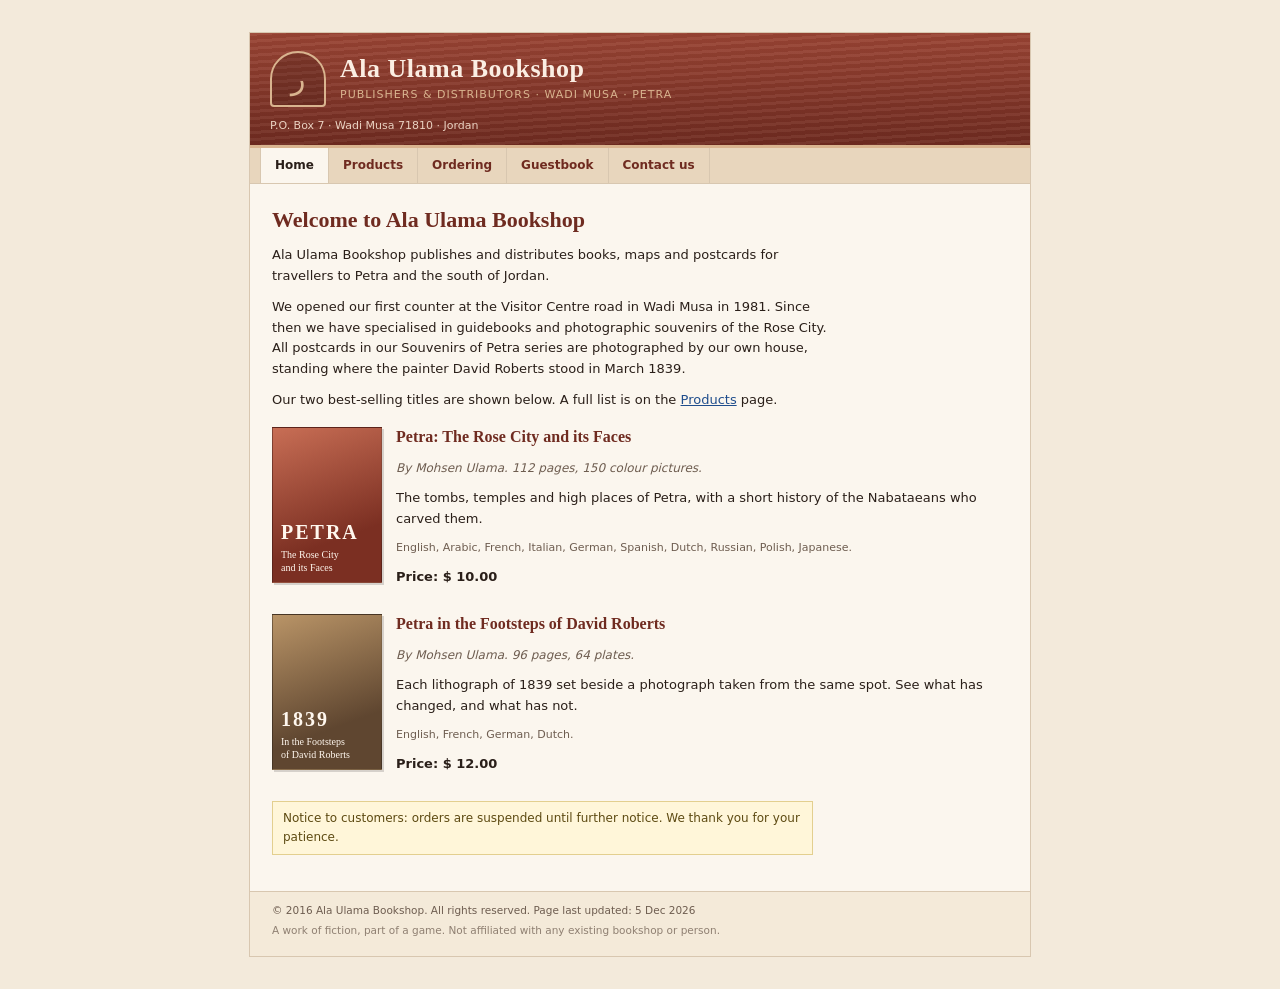
<file: index.html>
<!doctype html>
<html lang="en">
<head>
<meta charset="utf-8">
<meta name="viewport" content="width=device-width, initial-scale=1, viewport-fit=cover">
<title>Ala Ulama Bookshop</title>
<meta name="claude:viewport-fit-sides" content="cover">
<meta name="robots" content="noindex, nofollow, noarchive">
<link rel="stylesheet" href="style.css">

</head>
<body>
<div class="wrap ">
<header class="mast">
  <div class="mast-in">
    <div class="logo" aria-hidden="true"><span>ر</span></div>
    <div>
      <p class="shop">Ala Ulama Bookshop</p>
      <p class="sub">Publishers &amp; Distributors &middot; Wadi Musa &middot; Petra</p>
    </div>
  </div>
  <p class="addr">P.O. Box 7 &middot; Wadi Musa 71810 &middot; Jordan</p>
</header>
<nav class="nav"><ul><li><a href="index.html" class="on">Home</a></li><li><a href="products.html">Products</a></li><li><a href="ordering.html">Ordering</a></li><li><a href="guestbook.html">Guestbook</a></li><li><a href="contact.html">Contact us</a></li></ul></nav>
<main class="main">
<!-- Souvenirs of Petra, reprint 2016. Views after the plates of D. Roberts, lith. L. Haghe (Tournai). Letter variants are for my own filing. Read them by date. -->
<h1>Welcome to Ala Ulama Bookshop</h1>
<p>Ala Ulama Bookshop publishes and distributes books, maps and postcards for travellers to Petra and the south of Jordan.</p>
<p>We opened our first counter at the Visitor Centre road in Wadi Musa in 1981. Since then we have specialised in guidebooks and photographic souvenirs of the Rose City. All postcards in our Souvenirs of Petra series are photographed by our own house, standing where the painter David Roberts stood in March 1839.</p>
<p>Our two best&#8209;selling titles are shown below. A full list is on the <a href="products.html">Products</a> page.</p>

<div class="books">
  <article class="book">
    <div class="cover c1"><span>PETRA</span><small>The Rose City<br>and its Faces</small></div>
    <div>
      <h2>Petra: The Rose City and its Faces</h2>
      <p class="by">By Mohsen Ulama. 112 pages, 150 colour pictures.</p>
      <p>The tombs, temples and high places of Petra, with a short history of the Nabataeans who carved them.</p>
      <p class="langs">English, Arabic, French, Italian, German, Spanish, Dutch, Russian, Polish, Japanese.</p>
      <p class="price">Price: $ 10.00</p>
    </div>
  </article>
  <article class="book">
    <div class="cover c2"><span>1839</span><small>In the Footsteps<br>of David Roberts</small></div>
    <div>
      <h2>Petra in the Footsteps of David Roberts</h2>
      <p class="by">By Mohsen Ulama. 96 pages, 64 plates.</p>
      <p>Each lithograph of 1839 set beside a photograph taken from the same spot. See what has changed, and what has not.</p>
      <p class="langs">English, French, German, Dutch.</p>
      <p class="price">Price: $ 12.00</p>
    </div>
  </article>
</div>

<p class="notice">Notice to customers: orders are suspended until further notice. We thank you for your patience.</p>

</main>
<footer class="foot">
  <p>&copy; 2016 Ala Ulama Bookshop. All rights reserved. <span class="upd">Page last updated: <span class="upd-date">14 Aug 2018</span></span></p>
  <p class="fiction">A work of fiction, part of a game. Not affiliated with any existing bookshop or person.</p>
</footer>
</div>
<script src="site.js"></script>
</body>
</html>
</file>
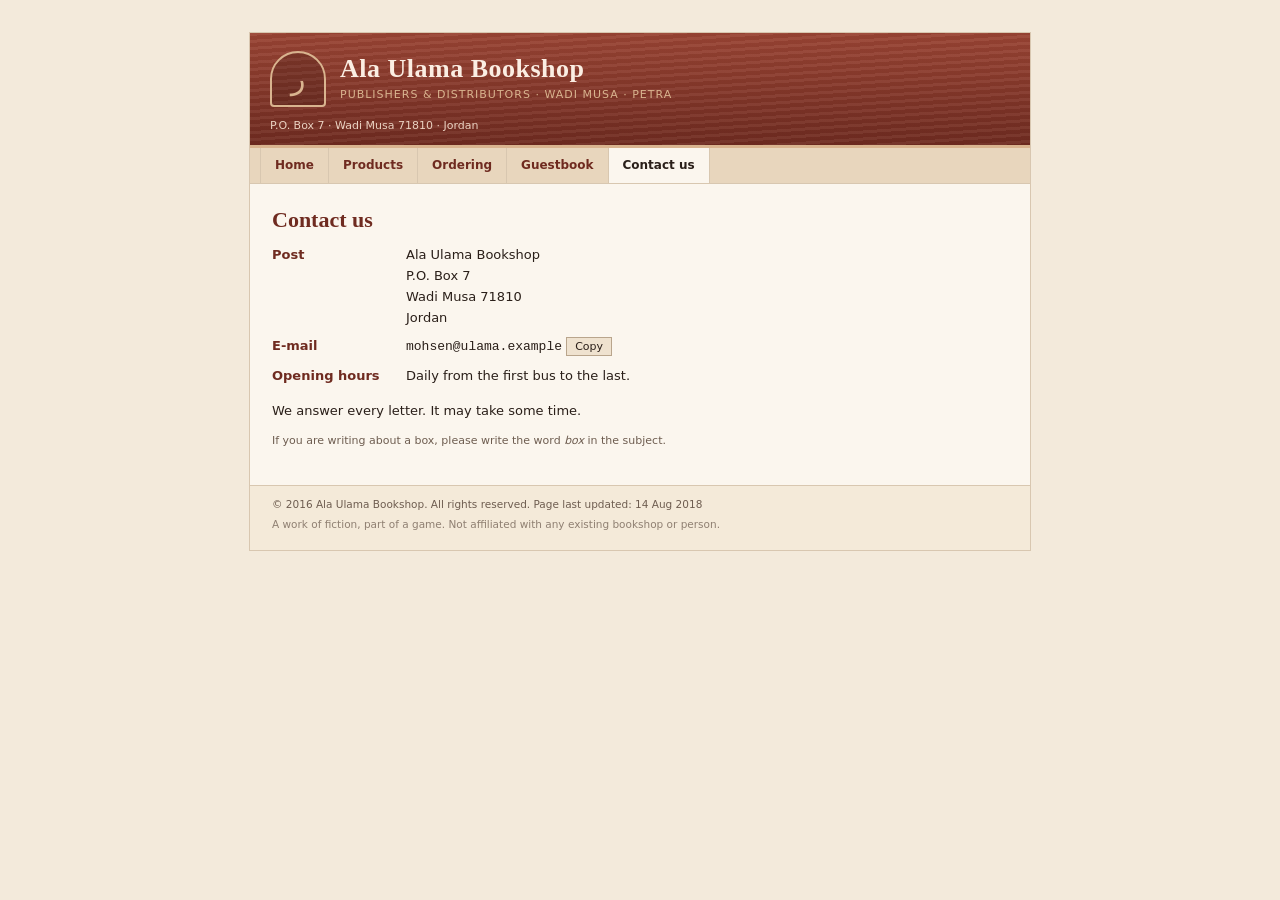
<file: contact.html>
<!doctype html>
<html lang="en">
<head>
<meta charset="utf-8">
<meta name="viewport" content="width=device-width, initial-scale=1, viewport-fit=cover">
<title>Contact &middot; Ala Ulama Bookshop</title>
<meta name="claude:viewport-fit-sides" content="cover">
<meta name="robots" content="noindex, nofollow, noarchive">
<link rel="stylesheet" href="style.css">

</head>
<body>
<div class="wrap ">
<header class="mast">
  <div class="mast-in">
    <div class="logo" aria-hidden="true"><span>ر</span></div>
    <div>
      <p class="shop">Ala Ulama Bookshop</p>
      <p class="sub">Publishers &amp; Distributors &middot; Wadi Musa &middot; Petra</p>
    </div>
  </div>
  <p class="addr">P.O. Box 7 &middot; Wadi Musa 71810 &middot; Jordan</p>
</header>
<nav class="nav"><ul><li><a href="index.html">Home</a></li><li><a href="products.html">Products</a></li><li><a href="ordering.html">Ordering</a></li><li><a href="guestbook.html">Guestbook</a></li><li><a href="contact.html" class="on">Contact us</a></li></ul></nav>
<main class="main">
<h1>Contact us</h1>
<div class="contact">
  <dl>
    <dt>Post</dt><dd>Ala Ulama Bookshop<br>P.O. Box 7<br>Wadi Musa 71810<br>Jordan</dd>
    <dt>E-mail</dt><dd><span id="mail" class="sel">mohsen@ulama.example</span> <button type="button" id="copy">Copy</button></dd>
    <dt>Opening hours</dt><dd>Daily from the first bus to the last.</dd>
  </dl>
</div>
<p>We answer every letter. It may take some time.</p>
<p class="small">If you are writing about a box, please write the word <em>box</em> in the subject.</p>

</main>
<footer class="foot">
  <p>&copy; 2016 Ala Ulama Bookshop. All rights reserved. <span class="upd">Page last updated: <span class="upd-date">14 Aug 2018</span></span></p>
  <p class="fiction">A work of fiction, part of a game. Not affiliated with any existing bookshop or person.</p>
</footer>
</div>
<script src="site.js"></script>
</body>
</html>
</file>
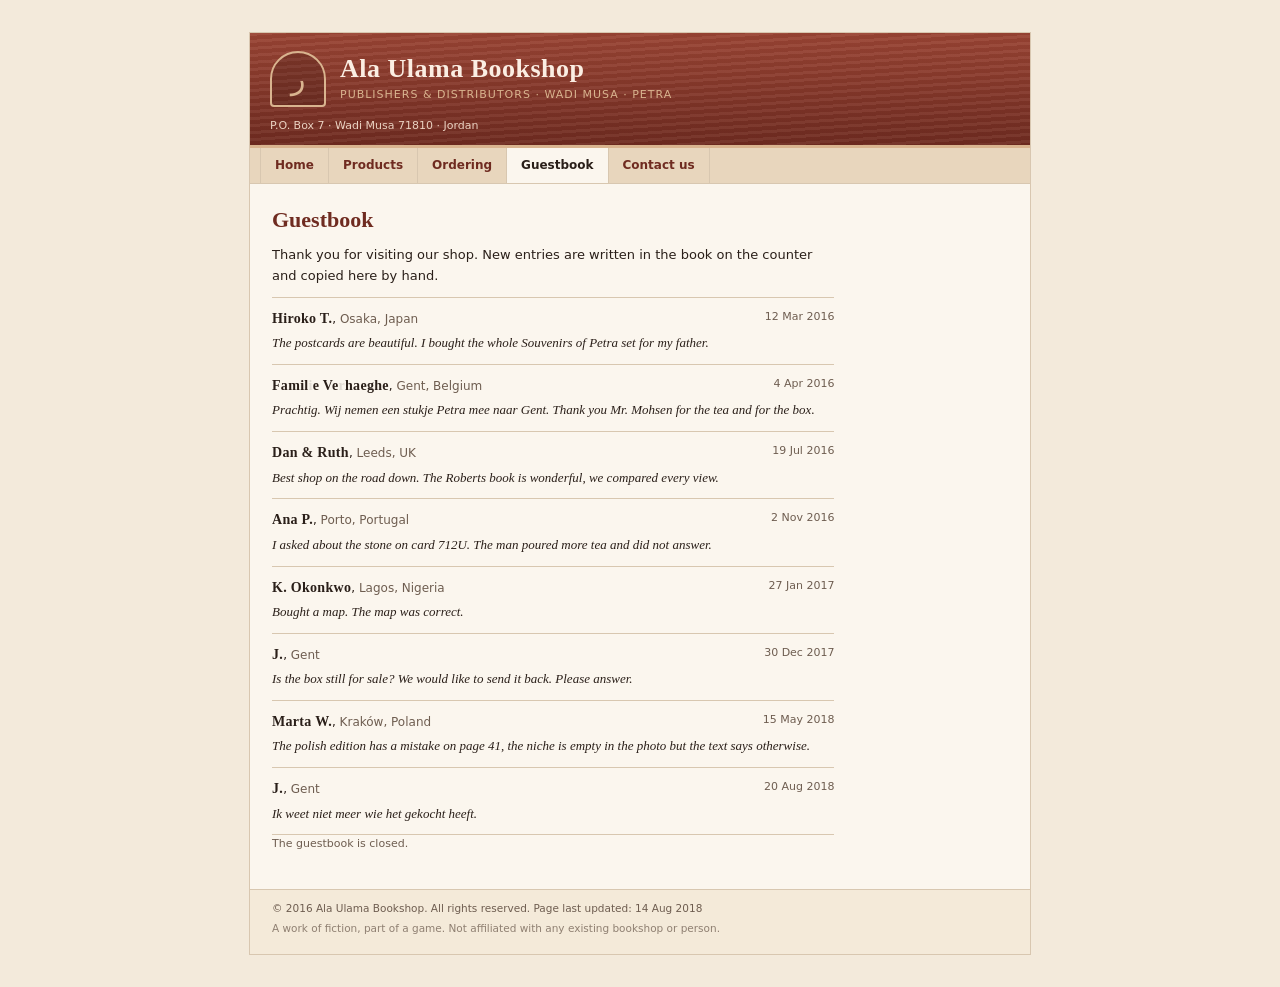
<file: guestbook.html>
<!doctype html>
<html lang="en">
<head>
<meta charset="utf-8">
<meta name="viewport" content="width=device-width, initial-scale=1, viewport-fit=cover">
<title>Guestbook &middot; Ala Ulama Bookshop</title>
<meta name="claude:viewport-fit-sides" content="cover">
<meta name="robots" content="noindex, nofollow, noarchive">
<link rel="stylesheet" href="style.css">

</head>
<body>
<div class="wrap ">
<header class="mast">
  <div class="mast-in">
    <div class="logo" aria-hidden="true"><span>ر</span></div>
    <div>
      <p class="shop">Ala Ulama Bookshop</p>
      <p class="sub">Publishers &amp; Distributors &middot; Wadi Musa &middot; Petra</p>
    </div>
  </div>
  <p class="addr">P.O. Box 7 &middot; Wadi Musa 71810 &middot; Jordan</p>
</header>
<nav class="nav"><ul><li><a href="index.html">Home</a></li><li><a href="products.html">Products</a></li><li><a href="ordering.html">Ordering</a></li><li><a href="guestbook.html" class="on">Guestbook</a></li><li><a href="contact.html">Contact us</a></li></ul></nav>
<main class="main">
<h1>Guestbook</h1>
<p>Thank you for visiting our shop. New entries are written in the book on the counter and copied here by hand.</p>
<div class="gb">
<article class="entry" data-w="0.4">
  <p class="who"><span class="fade">Hiroko T.</span>, <span class="where">Osaka, Japan</span> <span class="date">12 Mar 2016</span></p>
  <p class="msg">The postcards are beautiful. I bought the whole Souvenirs of Petra set for my father.</p>
</article>
<article class="entry" data-w="3.0">
  <p class="who"><span class="fade">Familie Verhaeghe</span>, <span class="where">Gent, Belgium</span> <span class="date">4 Apr 2016</span></p>
  <p class="msg">Prachtig. Wij nemen een stukje Petra mee naar Gent. Thank you Mr. Mohsen for the tea and for the box.</p>
</article>
<article class="entry" data-w="0.3">
  <p class="who"><span class="fade">Dan &amp; Ruth</span>, <span class="where">Leeds, UK</span> <span class="date">19 Jul 2016</span></p>
  <p class="msg">Best shop on the road down. The Roberts book is wonderful, we compared every view.</p>
</article>
<article class="entry" data-w="1.0">
  <p class="who"><span class="fade">Ana P.</span>, <span class="where">Porto, Portugal</span> <span class="date">2 Nov 2016</span></p>
  <p class="msg">I asked about the stone on card 712U. The man poured more tea and did not answer.</p>
</article>
<article class="entry" data-w="0.2">
  <p class="who"><span class="fade">K. Okonkwo</span>, <span class="where">Lagos, Nigeria</span> <span class="date">27 Jan 2017</span></p>
  <p class="msg">Bought a map. The map was correct.</p>
</article>
<article class="entry" data-w="2.2">
  <p class="who"><span class="fade">J.</span>, <span class="where">Gent</span> <span class="date">30 Dec 2017</span></p>
  <p class="msg">Is the box still for sale? We would like to send it back. Please answer.</p>
</article>
<article class="entry" data-w="0.8">
  <p class="who"><span class="fade">Marta W.</span>, <span class="where">Kraków, Poland</span> <span class="date">15 May 2018</span></p>
  <p class="msg">The polish edition has a mistake on page 41, the niche is empty in the photo but the text says otherwise.</p>
</article>
<article class="entry" data-w="4.0">
  <p class="who"><span class="fade">J.</span>, <span class="where">Gent</span> <span class="date">20 Aug 2018</span></p>
  <p class="msg">Ik weet niet meer wie het gekocht heeft.</p>
</article>
</div>
<p class="small gb-note">The guestbook is closed.</p>

</main>
<footer class="foot">
  <p>&copy; 2016 Ala Ulama Bookshop. All rights reserved. <span class="upd">Page last updated: <span class="upd-date">14 Aug 2018</span></span></p>
  <p class="fiction">A work of fiction, part of a game. Not affiliated with any existing bookshop or person.</p>
</footer>
</div>
<script src="site.js"></script>
</body>
</html>
</file>
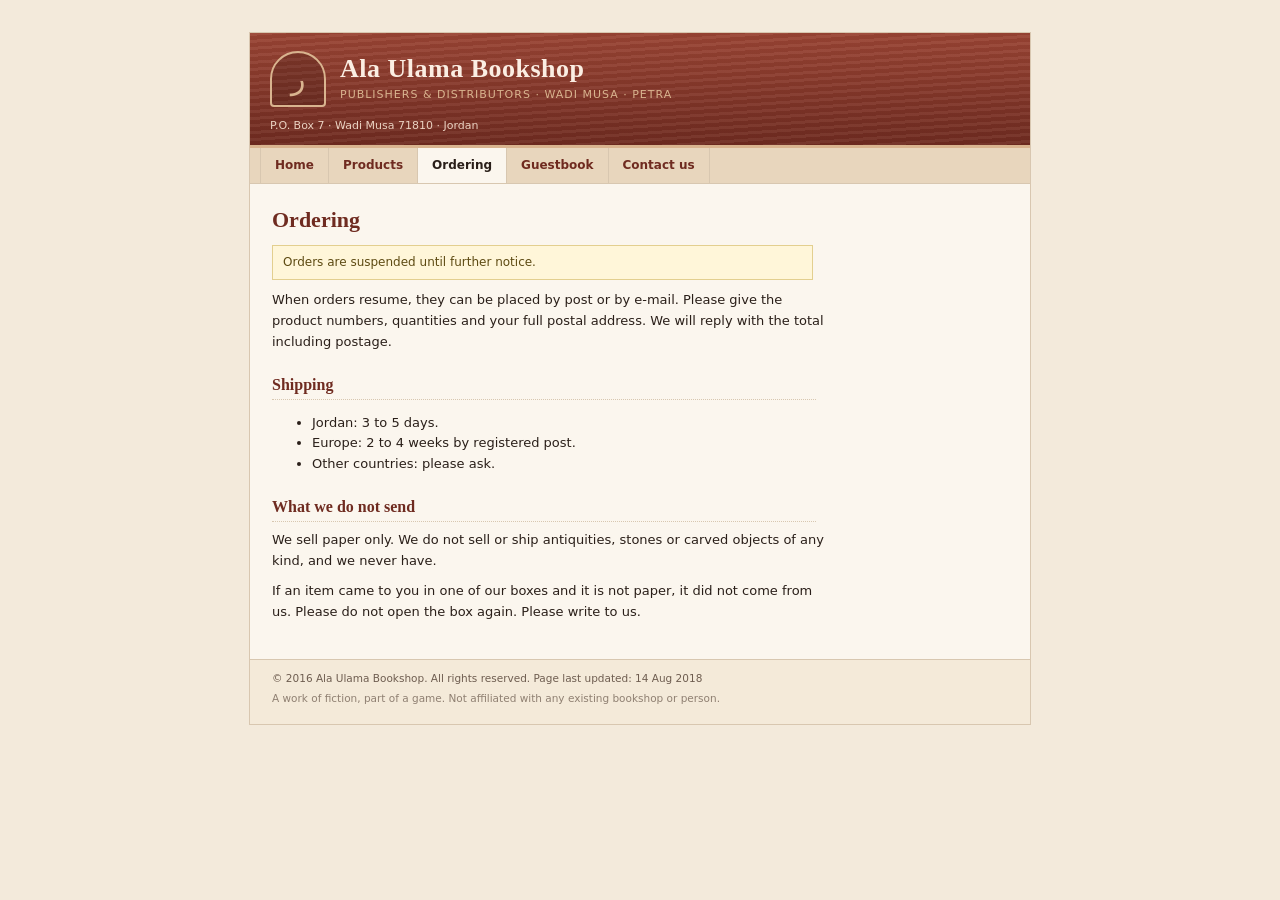
<file: ordering.html>
<!doctype html>
<html lang="en">
<head>
<meta charset="utf-8">
<meta name="viewport" content="width=device-width, initial-scale=1, viewport-fit=cover">
<title>Ordering &middot; Ala Ulama Bookshop</title>
<meta name="claude:viewport-fit-sides" content="cover">
<meta name="robots" content="noindex, nofollow, noarchive">
<link rel="stylesheet" href="style.css">

</head>
<body>
<div class="wrap ">
<header class="mast">
  <div class="mast-in">
    <div class="logo" aria-hidden="true"><span>ر</span></div>
    <div>
      <p class="shop">Ala Ulama Bookshop</p>
      <p class="sub">Publishers &amp; Distributors &middot; Wadi Musa &middot; Petra</p>
    </div>
  </div>
  <p class="addr">P.O. Box 7 &middot; Wadi Musa 71810 &middot; Jordan</p>
</header>
<nav class="nav"><ul><li><a href="index.html">Home</a></li><li><a href="products.html">Products</a></li><li><a href="ordering.html" class="on">Ordering</a></li><li><a href="guestbook.html">Guestbook</a></li><li><a href="contact.html">Contact us</a></li></ul></nav>
<main class="main">
<h1>Ordering</h1>
<p class="notice">Orders are suspended until further notice.</p>
<p>When orders resume, they can be placed by post or by e-mail. Please give the product numbers, quantities and your full postal address. We will reply with the total including postage.</p>
<h2>Shipping</h2>
<ul>
<li>Jordan: 3 to 5 days.</li>
<li>Europe: 2 to 4 weeks by registered post.</li>
<li>Other countries: please ask.</li>
</ul>
<h2>What we do not send</h2>
<p>We sell paper only. We do not sell or ship antiquities, stones or carved objects of any kind, and we never have.</p>
<p>If an item came to you in one of our boxes and it is not paper, it did not come from us. Please do not open the box again. Please write to us.</p>

</main>
<footer class="foot">
  <p>&copy; 2016 Ala Ulama Bookshop. All rights reserved. <span class="upd">Page last updated: <span class="upd-date">14 Aug 2018</span></span></p>
  <p class="fiction">A work of fiction, part of a game. Not affiliated with any existing bookshop or person.</p>
</footer>
</div>
<script src="site.js"></script>
</body>
</html>
</file>
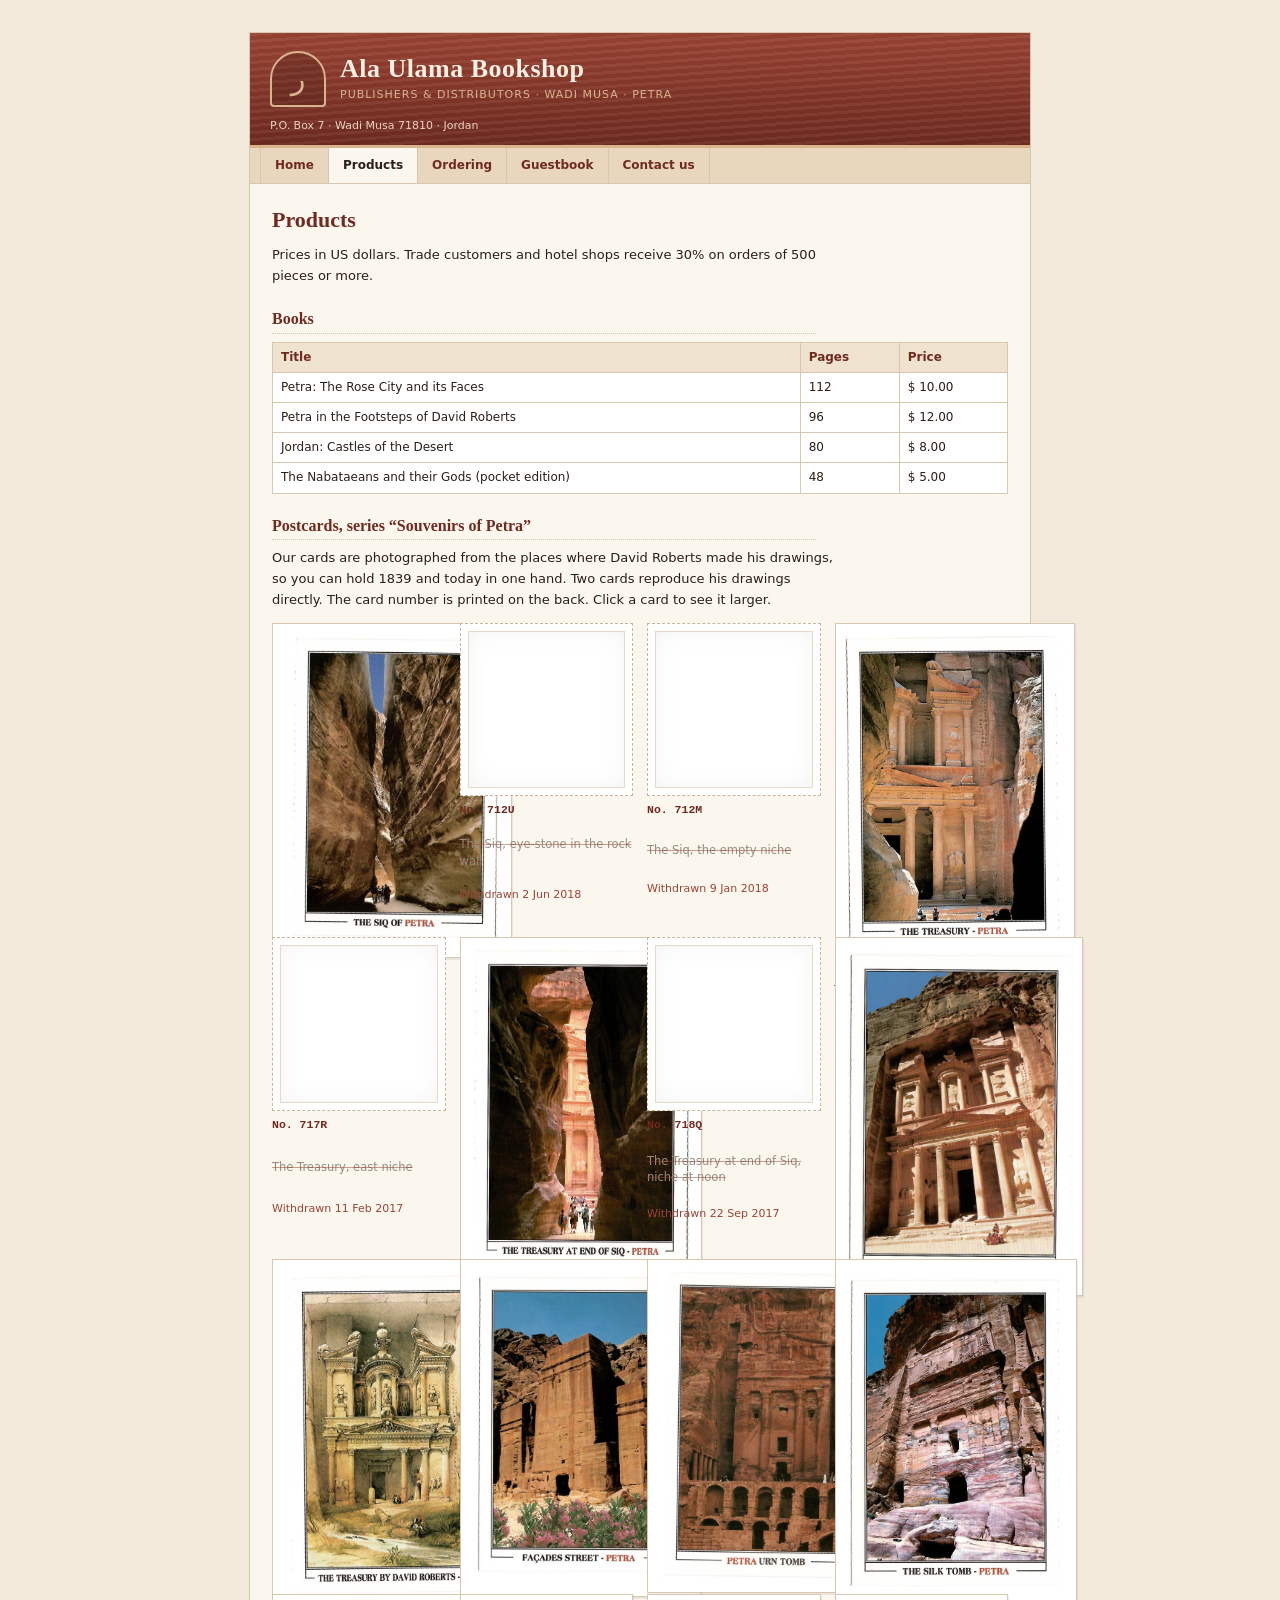
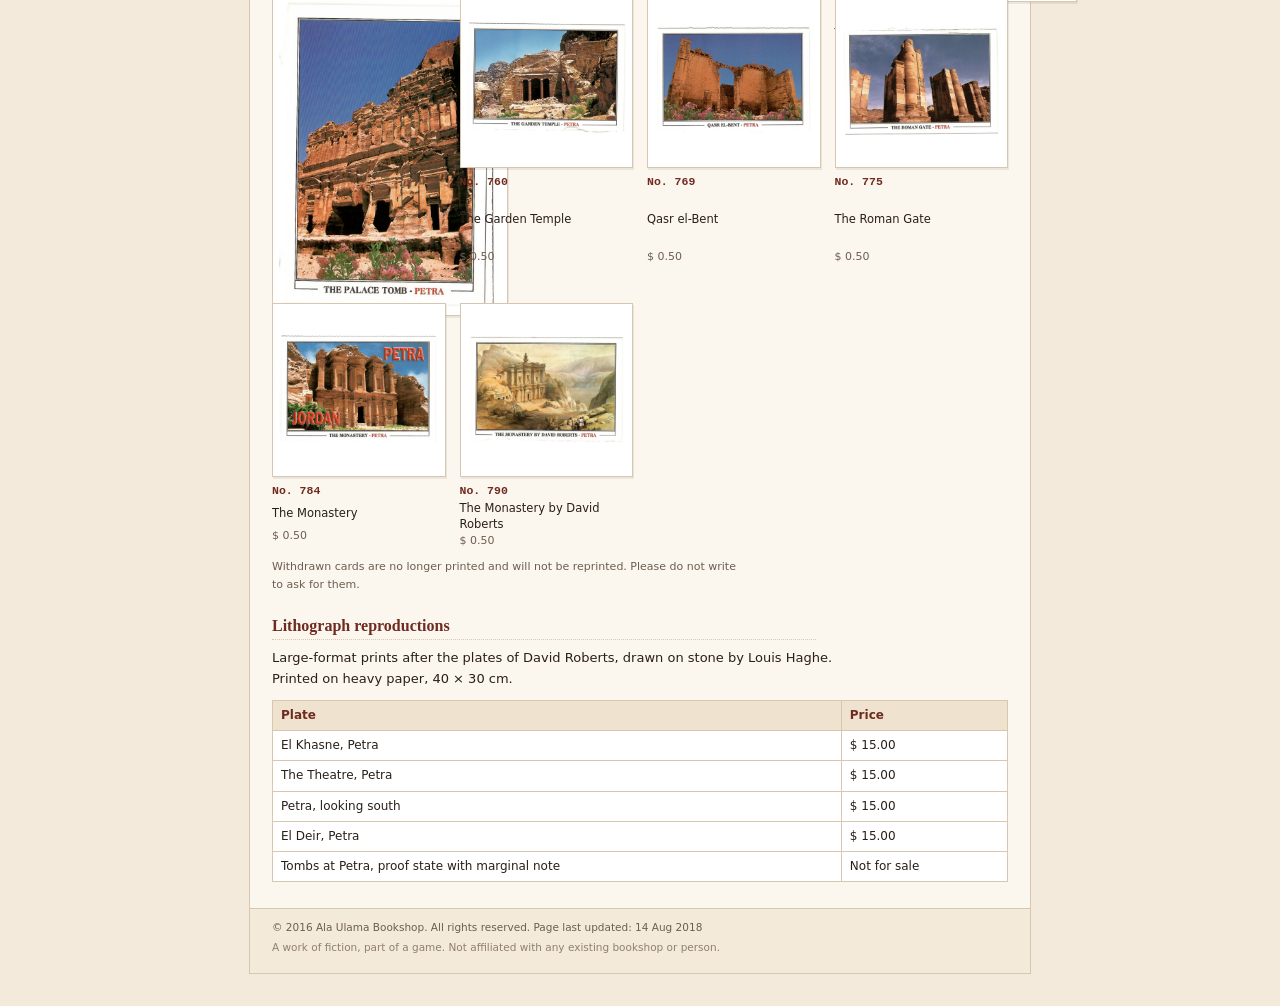
<file: products.html>
<!doctype html>
<html lang="en">
<head>
<meta charset="utf-8">
<meta name="viewport" content="width=device-width, initial-scale=1, viewport-fit=cover">
<title>Products &middot; Ala Ulama Bookshop</title>
<meta name="claude:viewport-fit-sides" content="cover">
<meta name="robots" content="noindex, nofollow, noarchive">
<link rel="stylesheet" href="style.css">

</head>
<body>
<div class="wrap ">
<header class="mast">
  <div class="mast-in">
    <div class="logo" aria-hidden="true"><span>ر</span></div>
    <div>
      <p class="shop">Ala Ulama Bookshop</p>
      <p class="sub">Publishers &amp; Distributors &middot; Wadi Musa &middot; Petra</p>
    </div>
  </div>
  <p class="addr">P.O. Box 7 &middot; Wadi Musa 71810 &middot; Jordan</p>
</header>
<nav class="nav"><ul><li><a href="index.html">Home</a></li><li><a href="products.html" class="on">Products</a></li><li><a href="ordering.html">Ordering</a></li><li><a href="guestbook.html">Guestbook</a></li><li><a href="contact.html">Contact us</a></li></ul></nav>
<main class="main">
<h1>Products</h1>
<p>Prices in US dollars. Trade customers and hotel shops receive 30% on orders of 500 pieces or more.</p>

<h2>Books</h2>
<div class="tablewrap"><table>
<thead><tr><th>Title</th><th>Pages</th><th>Price</th></tr></thead>
<tbody>
<tr><td>Petra: The Rose City and its Faces</td><td class="num">112</td><td class="num">$ 10.00</td></tr>
<tr><td>Petra in the Footsteps of David Roberts</td><td class="num">96</td><td class="num">$ 12.00</td></tr>
<tr><td>Jordan: Castles of the Desert</td><td class="num">80</td><td class="num">$ 8.00</td></tr>
<tr><td>The Nabataeans and their Gods (pocket edition)</td><td class="num">48</td><td class="num">$ 5.00</td></tr>
</tbody></table></div>

<h2>Postcards, series &ldquo;Souvenirs of Petra&rdquo;</h2>
<p>Our cards are photographed from the places where David Roberts made his drawings, so you can hold 1839 and today in one hand. Two cards reproduce his drawings directly. The card number is printed on the back. Click a card to see it larger.</p>
<div class="cards">
<figure class="card"><a class="frame" href="img/card01.jpg" target="_blank" rel="noopener"><img src="img/card01.jpg" alt="Postcard: The Siq of Petra" loading="lazy"></a>
<figcaption><span class="no">No.&nbsp;712</span> <span class="t">The Siq of Petra</span><span class="st">$ 0.50</span></figcaption></figure>
<figure class="card wd"><div class="frame empty" aria-hidden="true"></div>
<figcaption><span class="no">No.&nbsp;712U</span> <span class="t">The Siq, eye-stone in the rock wall</span><span class="st">Withdrawn 2 Jun 2018</span></figcaption></figure>
<figure class="card wd"><div class="frame empty" aria-hidden="true"></div>
<figcaption><span class="no">No.&nbsp;712M</span> <span class="t">The Siq, the empty niche</span><span class="st">Withdrawn 9 Jan 2018</span></figcaption></figure>
<figure class="card"><a class="frame" href="img/card02.jpg" target="_blank" rel="noopener"><img src="img/card02.jpg" alt="Postcard: The Treasury" loading="lazy"></a>
<figcaption><span class="no">No.&nbsp;717</span> <span class="t">The Treasury</span><span class="st">$ 0.50</span></figcaption></figure>
<figure class="card wd"><div class="frame empty" aria-hidden="true"></div>
<figcaption><span class="no">No.&nbsp;717R</span> <span class="t">The Treasury, east niche</span><span class="st">Withdrawn 11 Feb 2017</span></figcaption></figure>
<figure class="card"><a class="frame" href="img/card03.jpg" target="_blank" rel="noopener"><img src="img/card03.jpg" alt="Postcard: The Treasury at end of Siq" loading="lazy"></a>
<figcaption><span class="no">No.&nbsp;718</span> <span class="t">The Treasury at end of Siq</span><span class="st">$ 0.50</span></figcaption></figure>
<figure class="card wd"><div class="frame empty" aria-hidden="true"></div>
<figcaption><span class="no">No.&nbsp;718Q</span> <span class="t">The Treasury at end of Siq, niche at noon</span><span class="st">Withdrawn 22 Sep 2017</span></figcaption></figure>
<figure class="card"><a class="frame" href="img/card04.jpg" target="_blank" rel="noopener"><img src="img/card04.jpg" alt="Postcard: The Treasury" loading="lazy"></a>
<figcaption><span class="no">No.&nbsp;726</span> <span class="t">The Treasury</span><span class="st">$ 0.50</span></figcaption></figure>
<figure class="card"><a class="frame" href="img/card05.jpg" target="_blank" rel="noopener"><img src="img/card05.jpg" alt="Postcard: The Treasury by David Roberts, 1839" loading="lazy"></a>
<figcaption><span class="no">No.&nbsp;726A</span> <span class="t">The Treasury by David Roberts, 1839</span><span class="st">$ 0.50 &middot; Revised 3 Apr 2017</span></figcaption></figure>
<figure class="card"><a class="frame" href="img/card06.jpg" target="_blank" rel="noopener"><img src="img/card06.jpg" alt="Postcard: Fa&ccedil;ades Street" loading="lazy"></a>
<figcaption><span class="no">No.&nbsp;730</span> <span class="t">Fa&ccedil;ades Street</span><span class="st">$ 0.50</span></figcaption></figure>
<figure class="card"><a class="frame" href="img/card07.jpg" target="_blank" rel="noopener"><img src="img/card07.jpg" alt="Postcard: Urn Tomb" loading="lazy"></a>
<figcaption><span class="no">No.&nbsp;742</span> <span class="t">Urn Tomb</span><span class="st">$ 0.50</span></figcaption></figure>
<figure class="card"><a class="frame" href="img/card08.jpg" target="_blank" rel="noopener"><img src="img/card08.jpg" alt="Postcard: The Silk Tomb" loading="lazy"></a>
<figcaption><span class="no">No.&nbsp;746</span> <span class="t">The Silk Tomb</span><span class="st">$ 0.50</span></figcaption></figure>
<figure class="card"><a class="frame" href="img/card09.jpg" target="_blank" rel="noopener"><img src="img/card09.jpg" alt="Postcard: The Palace Tomb" loading="lazy"></a>
<figcaption><span class="no">No.&nbsp;749</span> <span class="t">The Palace Tomb</span><span class="st">$ 0.50</span></figcaption></figure>
<figure class="card"><a class="frame" href="img/card10.jpg" target="_blank" rel="noopener"><img src="img/card10.jpg" alt="Postcard: The Garden Temple" loading="lazy"></a>
<figcaption><span class="no">No.&nbsp;760</span> <span class="t">The Garden Temple</span><span class="st">$ 0.50</span></figcaption></figure>
<figure class="card"><a class="frame" href="img/card11.jpg" target="_blank" rel="noopener"><img src="img/card11.jpg" alt="Postcard: Qasr el-Bent" loading="lazy"></a>
<figcaption><span class="no">No.&nbsp;769</span> <span class="t">Qasr el-Bent</span><span class="st">$ 0.50</span></figcaption></figure>
<figure class="card"><a class="frame" href="img/card12.jpg" target="_blank" rel="noopener"><img src="img/card12.jpg" alt="Postcard: The Roman Gate" loading="lazy"></a>
<figcaption><span class="no">No.&nbsp;775</span> <span class="t">The Roman Gate</span><span class="st">$ 0.50</span></figcaption></figure>
<figure class="card"><a class="frame" href="img/card13.jpg" target="_blank" rel="noopener"><img src="img/card13.jpg" alt="Postcard: The Monastery" loading="lazy"></a>
<figcaption><span class="no">No.&nbsp;784</span> <span class="t">The Monastery</span><span class="st">$ 0.50</span></figcaption></figure>
<figure class="card"><a class="frame" href="img/card14.jpg" target="_blank" rel="noopener"><img src="img/card14.jpg" alt="Postcard: The Monastery by David Roberts" loading="lazy"></a>
<figcaption><span class="no">No.&nbsp;790</span> <span class="t">The Monastery by David Roberts</span><span class="st">$ 0.50</span></figcaption></figure>
</div>
<p class="small">Withdrawn cards are no longer printed and will not be reprinted. Please do not write to ask for them.</p>

<h2>Lithograph reproductions</h2>
<p>Large-format prints after the plates of David Roberts, drawn on stone by Louis Haghe. Printed on heavy paper, 40 &times; 30 cm.</p>
<div class="tablewrap"><table>
<thead><tr><th>Plate</th><th>Price</th></tr></thead>
<tbody>
<tr><td>El Khasne, Petra</td><td class="num">$ 15.00</td></tr>
<tr><td>The Theatre, Petra</td><td class="num">$ 15.00</td></tr>
<tr><td>Petra, looking south</td><td class="num">$ 15.00</td></tr>
<tr><td>El Deir, Petra</td><td class="num">$ 15.00</td></tr>
<tr><td>Tombs at Petra, proof state with marginal note</td><td class="num">Not for sale</td></tr>
</tbody></table></div>

</main>
<footer class="foot">
  <p>&copy; 2016 Ala Ulama Bookshop. All rights reserved. <span class="upd">Page last updated: <span class="upd-date">14 Aug 2018</span></span></p>
  <p class="fiction">A work of fiction, part of a game. Not affiliated with any existing bookshop or person.</p>
</footer>
</div>
<script src="site.js"></script>
</body>
</html>
</file>
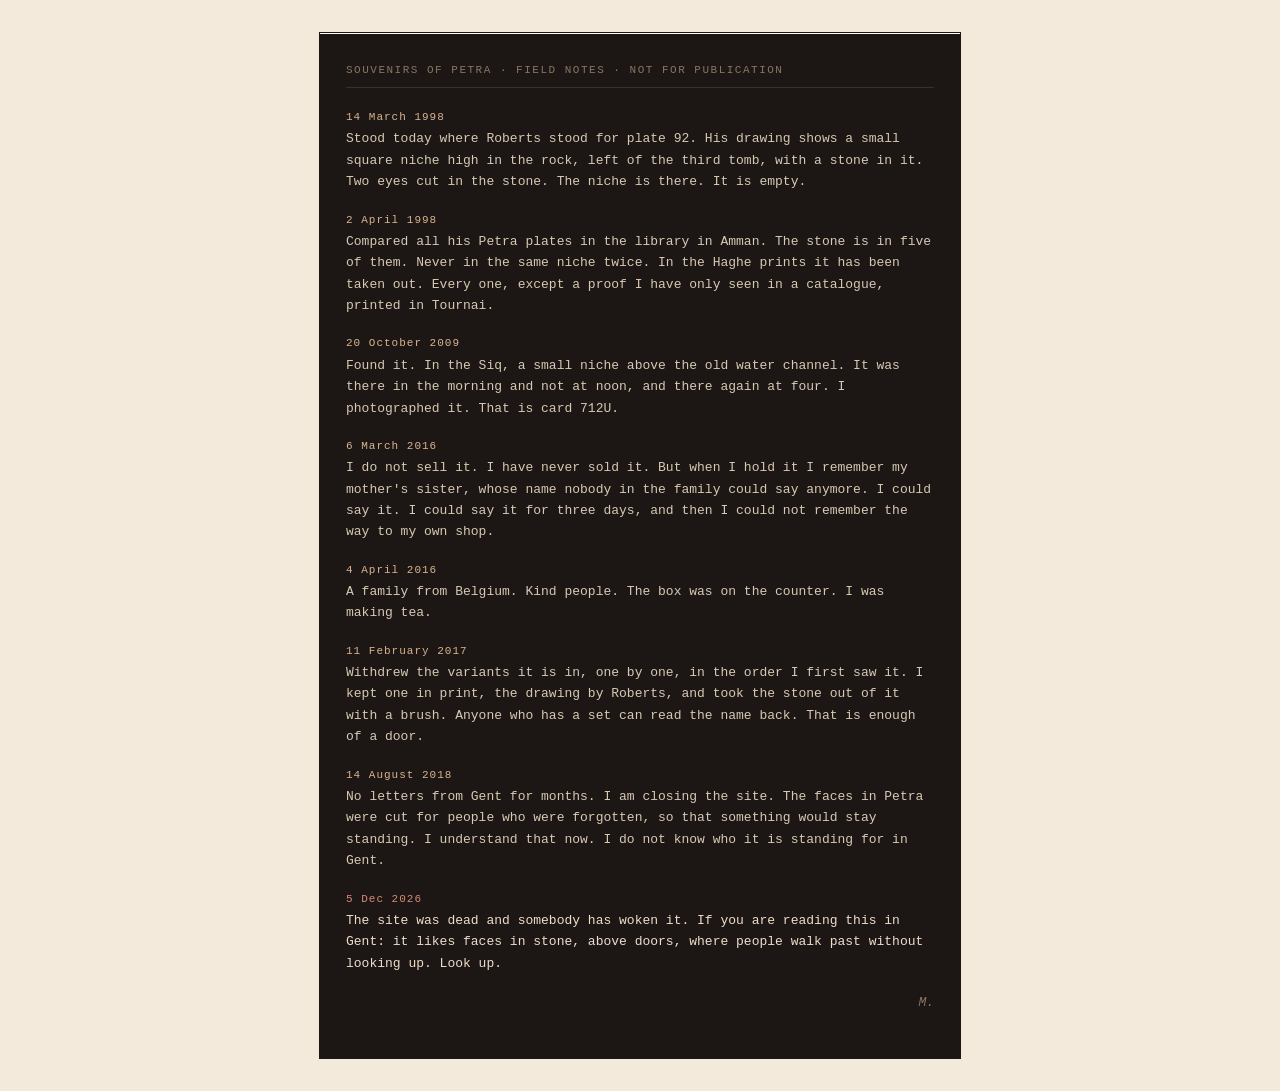
<file: raqmu.html>
<!doctype html>
<html lang="en">
<head>
<meta charset="utf-8">
<meta name="viewport" content="width=device-width, initial-scale=1, viewport-fit=cover">
<title>Raqmu</title>
<meta name="claude:viewport-fit-sides" content="cover">
<meta name="robots" content="noindex, nofollow, noarchive">
<link rel="stylesheet" href="style.css">
</head>
<body>
<div class="wrap hidden-page"><div class="log">
<p class="log-h">Souvenirs of Petra &middot; field notes &middot; not for publication</p>
<article><p class="d">14 March 1998</p><p>Stood today where Roberts stood for plate 92. His drawing shows a small square niche high in the rock, left of the third tomb, with a stone in it. Two eyes cut in the stone. The niche is there. It is empty.</p></article>
<article><p class="d">2 April 1998</p><p>Compared all his Petra plates in the library in Amman. The stone is in five of them. Never in the same niche twice. In the Haghe prints it has been taken out. Every one, except a proof I have only seen in a catalogue, printed in Tournai.</p></article>
<article><p class="d">20 October 2009</p><p>Found it. In the Siq, a small niche above the old water channel. It was there in the morning and not at noon, and there again at four. I photographed it. That is card 712U.</p></article>
<article><p class="d">6 March 2016</p><p>I do not sell it. I have never sold it. But when I hold it I remember my mother's sister, whose name nobody in the family could say anymore. I could say it. I could say it for three days, and then I could not remember the way to my own shop.</p></article>
<article><p class="d">4 April 2016</p><p>A family from Belgium. Kind people. The box was on the counter. I was making tea.</p></article>
<article><p class="d">11 February 2017</p><p>Withdrew the variants it is in, one by one, in the order I first saw it. I kept one in print, the drawing by Roberts, and took the stone out of it with a brush. Anyone who has a set can read the name back. That is enough of a door.</p></article>
<article><p class="d">14 August 2018</p><p>No letters from Gent for months. I am closing the site. The faces in Petra were cut for people who were forgotten, so that something would stay standing. I understand that now. I do not know who it is standing for in Gent.</p></article>
<article class="late"><p class="d" id="today">&nbsp;</p><p>The site was dead and somebody has woken it. If you are reading this in Gent: it likes faces in stone, above doors, where people walk past without looking up. Look up.</p></article>
<p class="sig">M.</p>
</div>
<script src="site.js"></script></div>
</body>
</html>
</file>
<file: style.css>
/* Layout: one narrow 2010s-style column, rose-sandstone masthead, paper body.
   Deliberately single-theme: a small Jordanian shop site from 2016 has one look. */
:root {
  --paper: #f3eadb;
  --page: #fbf6ee;
  --ink: #2a1f19;
  --muted: #6e5d50;
  --rose: #9a4434;
  --rose-deep: #6f2b20;
  --sand: #d9b48f;
  --rule: #d8c7b0;
  --link: #1f4d8c;
  --serif: Georgia, "Times New Roman", Times, serif;
  --sans: Verdana, Tahoma, "DejaVu Sans", Geneva, sans-serif;
  --mono: "Courier New", Courier, monospace;
  color-scheme: light;
}

body {
  background: var(--paper);
  color: var(--ink);
  font: 13px/1.6 var(--sans);
  padding-left: max(16px, env(safe-area-inset-left, 0px));
  padding-right: max(16px, env(safe-area-inset-right, 0px));
  padding-block: 24px;
}

.wrap {
  max-width: 780px;
  margin: 0 auto;
  background: var(--page);
  border: 1px solid var(--rule);
  box-shadow: 0 1px 0 #fff inset;
}

a { color: var(--link); }
a:visited { color: #5b3a7a; }
a:focus-visible, button:focus-visible { outline: 2px dotted var(--rose); outline-offset: 2px; }

/* masthead */
.mast {
  background:
    repeating-linear-gradient(176deg, rgba(255,255,255,.05) 0 3px, rgba(0,0,0,.04) 3px 7px),
    linear-gradient(180deg, var(--rose) 0%, var(--rose-deep) 100%);
  color: #fbeee3;
  padding: 18px 20px 10px;
  border-bottom: 3px solid var(--sand);
}
.mast-in { display: flex; gap: 14px; align-items: center; }
.logo {
  width: 52px; height: 52px; flex: none;
  border: 2px solid var(--sand);
  border-radius: 50% 50% 4px 4px;
  display: grid; place-items: center;
  background: rgba(0,0,0,.15);
}
.logo span { font: 30px/1 var(--serif); color: var(--sand); }
.shop { margin: 0; font: bold 26px/1.1 var(--serif); letter-spacing: .5px; }
.sub { margin: 2px 0 0; font-size: 11px; letter-spacing: 1px; text-transform: uppercase; color: var(--sand); }
.addr { margin: 10px 0 0; font-size: 11px; color: #ead2c2; }

/* nav: old tab strip */
.nav { background: #e8d6bd; border-bottom: 1px solid var(--rule); }
.nav ul { list-style: none; margin: 0; padding: 0 10px; display: flex; flex-wrap: wrap; }
.nav a {
  display: block; padding: 8px 14px;
  color: var(--rose-deep); font-weight: bold; text-decoration: none; font-size: 12px;
  border-right: 1px solid var(--rule);
}
.nav li:first-child a { border-left: 1px solid var(--rule); }
.nav a:hover { background: var(--page); text-decoration: underline; }
.nav a.on { background: var(--page); color: var(--ink); }

.main { padding: 18px 22px 26px; }
.main > * { max-width: 68ch; }
h1 { font: bold 22px/1.25 var(--serif); color: var(--rose-deep); margin: 4px 0 12px; text-wrap: balance; }
h2 { font: bold 16px/1.3 var(--serif); color: var(--rose-deep); margin: 22px 0 8px; border-bottom: 1px dotted var(--rule); padding-bottom: 3px; }
p { margin: 0 0 10px; }
.small { font-size: 11px; color: var(--muted); }
.notice {
  background: #fff6d9; border: 1px solid #e3cf8f; padding: 7px 10px;
  font-size: 12px; color: #5d4a12;
}

/* books */
.books { display: grid; gap: 16px; margin: 16px 0; max-width: none; }
.book { display: grid; grid-template-columns: 110px minmax(0, 1fr); gap: 14px; align-items: start; }
.book h2 { margin-top: 0; border: 0; }
.cover {
  aspect-ratio: 2 / 3; max-width: 100%;
  display: flex; flex-direction: column; justify-content: flex-end; padding: 8px;
  color: #fff7ee; font-family: var(--serif);
  border: 1px solid rgba(0,0,0,.25);
  box-shadow: 2px 2px 0 rgba(0,0,0,.15);
}
.cover span { font-size: 20px; font-weight: bold; letter-spacing: 2px; }
.cover small { font-size: 10px; line-height: 1.3; }
.c1 { background: linear-gradient(160deg, #c86e55, #7b2f22 70%); }
.c2 { background: linear-gradient(160deg, #b99467, #5f4630 70%); }
.by { font-style: italic; color: var(--muted); font-size: 12px; }
.langs { font-size: 11px; color: var(--muted); }
.price { font-weight: bold; }

/* tables */
.tablewrap { overflow-x: auto; max-width: 100%; }
table { border-collapse: collapse; width: 100%; font-size: 12px; background: #fff; }
th, td { border: 1px solid var(--rule); padding: 5px 8px; text-align: left; vertical-align: top; }
th { background: #efe2cf; color: var(--rose-deep); }
td.num, .pt td.st { white-space: nowrap; font-variant-numeric: tabular-nums; }
.pt td.no { font-family: var(--mono); white-space: nowrap; }
.pt tr.wd td { color: #9a8b7e; background: #f6f1ea; }
.pt tr.wd td:nth-child(2) { text-decoration: line-through; text-decoration-color: rgba(154,68,52,.5); }

/* guestbook */
.gb { display: grid; gap: 0; max-width: 68ch; border-top: 1px solid var(--rule); }
.entry { padding: 10px 0; border-bottom: 1px solid var(--rule); }
.entry .who { margin: 0 0 3px; font-size: 12px; }
.entry .fade { font-weight: bold; font-family: var(--serif); font-size: 14px; letter-spacing: .3px; }
.entry .where { color: var(--muted); }
.entry .date { color: var(--muted); font-size: 11px; float: right; font-variant-numeric: tabular-nums; }
.entry .msg { margin: 0; font-family: var(--serif); font-style: italic; }
.fade .gone { color: transparent; text-shadow: 0 0 0 rgba(42,31,25,.12); }

/* contact */
.contact dl { display: grid; grid-template-columns: 120px minmax(0, 1fr); gap: 8px 14px; margin: 0 0 14px; }
.contact dt { font-weight: bold; color: var(--rose-deep); }
.contact dd { margin: 0; }
.sel { font-family: var(--mono); user-select: all; word-break: break-all; }
button { font: 11px var(--sans); padding: 2px 8px; border: 1px solid #b9a58c; background: #efe2cf; color: var(--ink); cursor: pointer; }

.foot { border-top: 1px solid var(--rule); padding: 10px 22px 14px; font-size: 10.5px; color: var(--muted); background: #f4ead9; }
.foot p { margin: 0 0 3px; }
.upd { white-space: nowrap; }
.fiction { opacity: .75; }

/* hidden page: no shop, just the notebook */
.hidden-page { background: #1c1714; border-color: #1c1714; color: #d8c8b4; max-width: 640px; }
.log { padding: 28px 26px 34px; font-family: var(--mono); font-size: 13px; line-height: 1.65; }
.log-h { color: #8a7563; font-size: 11px; letter-spacing: 1.5px; text-transform: uppercase; border-bottom: 1px solid #3a302a; padding-bottom: 8px; margin-bottom: 20px; }
.log article { margin: 0 0 18px; }
.log .d { color: var(--sand); margin: 0 0 2px; font-size: 11px; letter-spacing: 1px; }
.log .late .d { color: #d88b74; }
.log .late p:last-child { color: #f0dccb; }
.sig { text-align: right; font-style: italic; color: #8a7563; }

@media (max-width: 520px) {
  body { padding-block: 0; }
  .wrap { border-left: 0; border-right: 0; }
  .shop { font-size: 21px; }
  .book { grid-template-columns: 80px minmax(0, 1fr); }
  .contact dl { grid-template-columns: minmax(0, 1fr); gap: 2px; }
  .contact dd { margin-bottom: 8px; }
  .entry .date { float: none; display: block; }
  .main { padding: 14px 14px 22px; }
}
@media (prefers-reduced-motion: reduce) { * { transition: none !important; } }

/* postcard grid */
.main > .cards { max-width: none; }
.cards { display: grid; grid-template-columns: repeat(auto-fill, minmax(150px, 1fr)); gap: 18px 14px; margin: 12px 0 10px; }
.card { margin: 0; display: grid; grid-template-rows: auto 1fr; gap: 6px; min-width: 0; }
.frame {
  display: grid; place-items: center; aspect-ratio: 1 / 1; max-width: 100%;
  background: #fff; border: 1px solid var(--rule); padding: 6px;
  box-shadow: 1px 2px 0 rgba(42,31,25,.08);
}
.frame img { max-width: 100%; max-height: 100%; object-fit: contain; display: block; }
a.frame:hover { border-color: var(--rose); }
.frame.empty {
  background:
    linear-gradient(#fff, #fff) padding-box,
    #fff;
  border: 1px dashed #c9b59b;
  box-shadow: inset 0 0 0 7px #fff, inset 0 0 0 8px #e6d9c6, inset 0 0 30px rgba(110,93,80,.10);
}
.frame.noimg span { font-size: 10.5px; color: var(--muted); text-align: center; padding: 0 10px; }
.card figcaption { font-size: 11.5px; line-height: 1.4; display: grid; gap: 1px; }
.card .no { font-family: var(--mono); font-weight: bold; color: var(--rose-deep); }
.card .st { font-size: 11px; color: var(--muted); font-variant-numeric: tabular-nums; }
.card.wd .t { color: #9a8b7e; text-decoration: line-through; text-decoration-color: rgba(154,68,52,.5); }
.card.wd .st { color: var(--rose); }
@media (max-width: 520px) { .cards { grid-template-columns: repeat(2, minmax(0, 1fr)); } }
</file>
